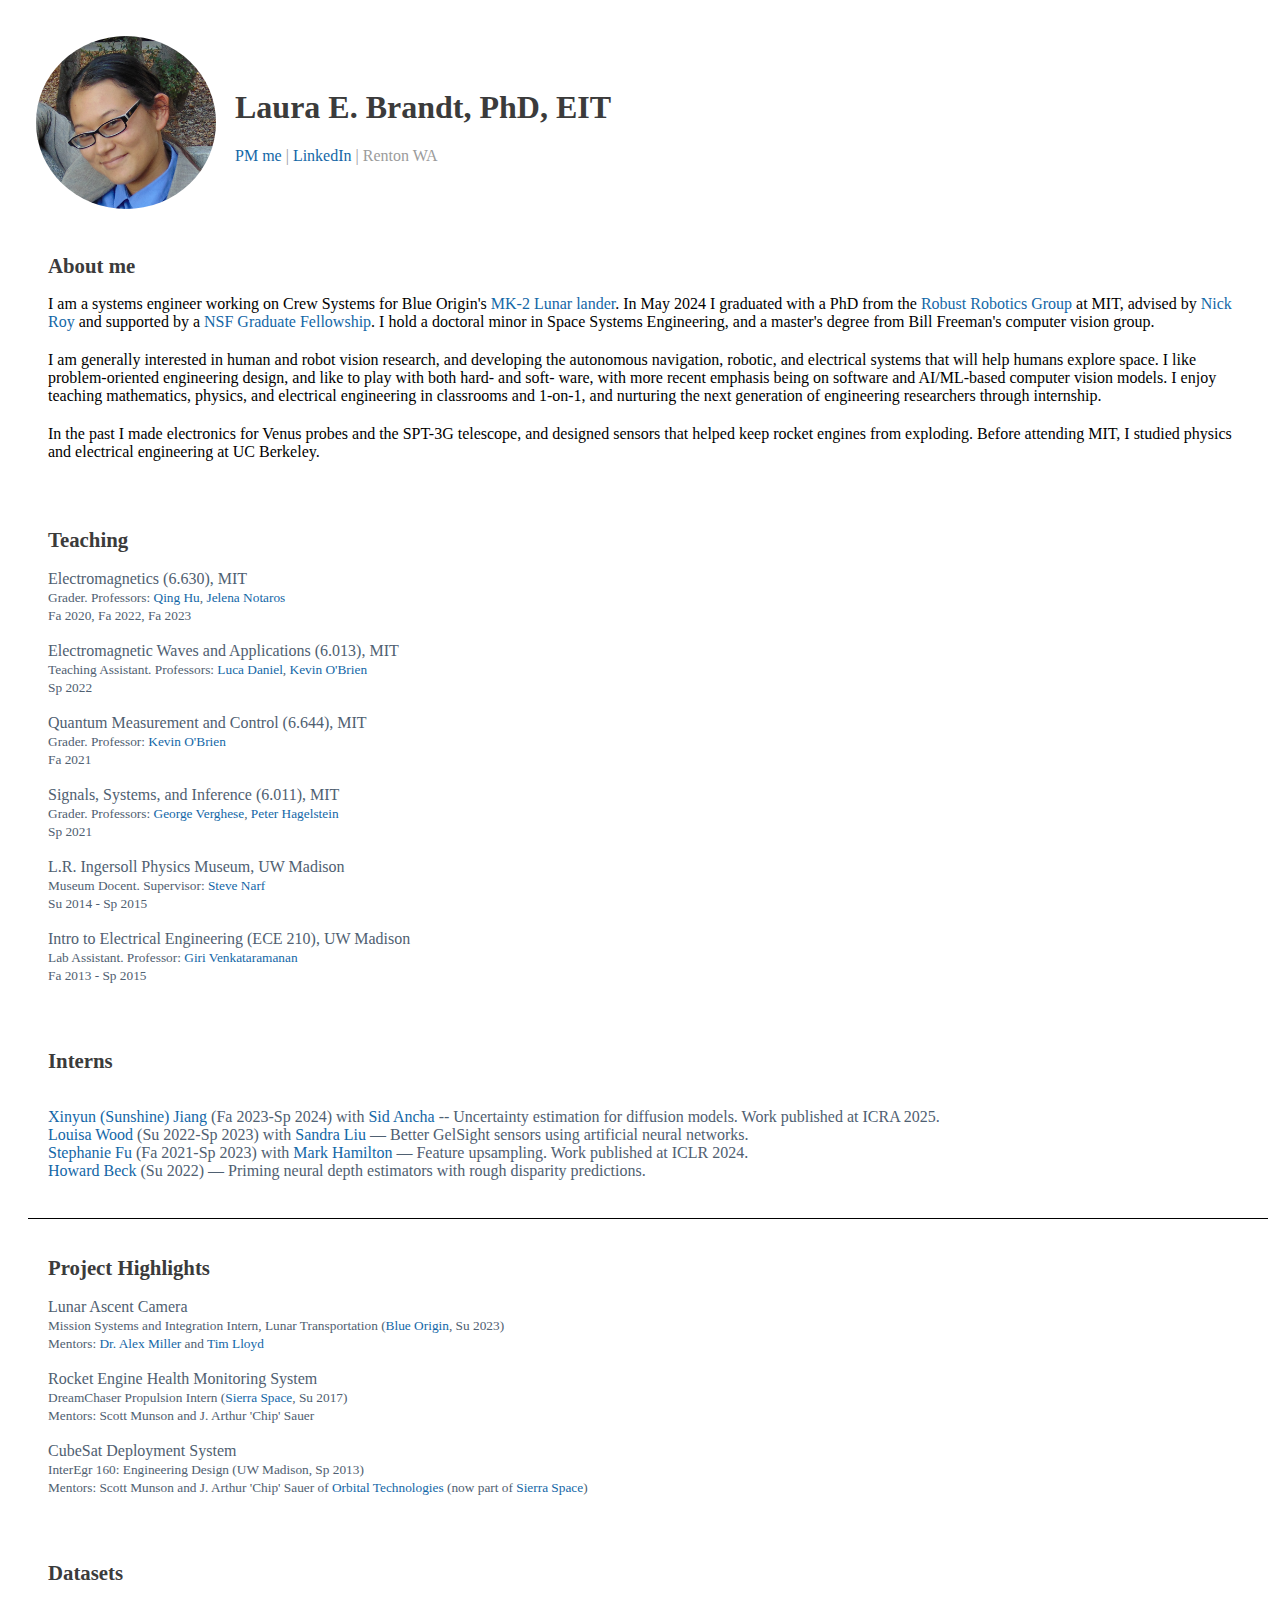
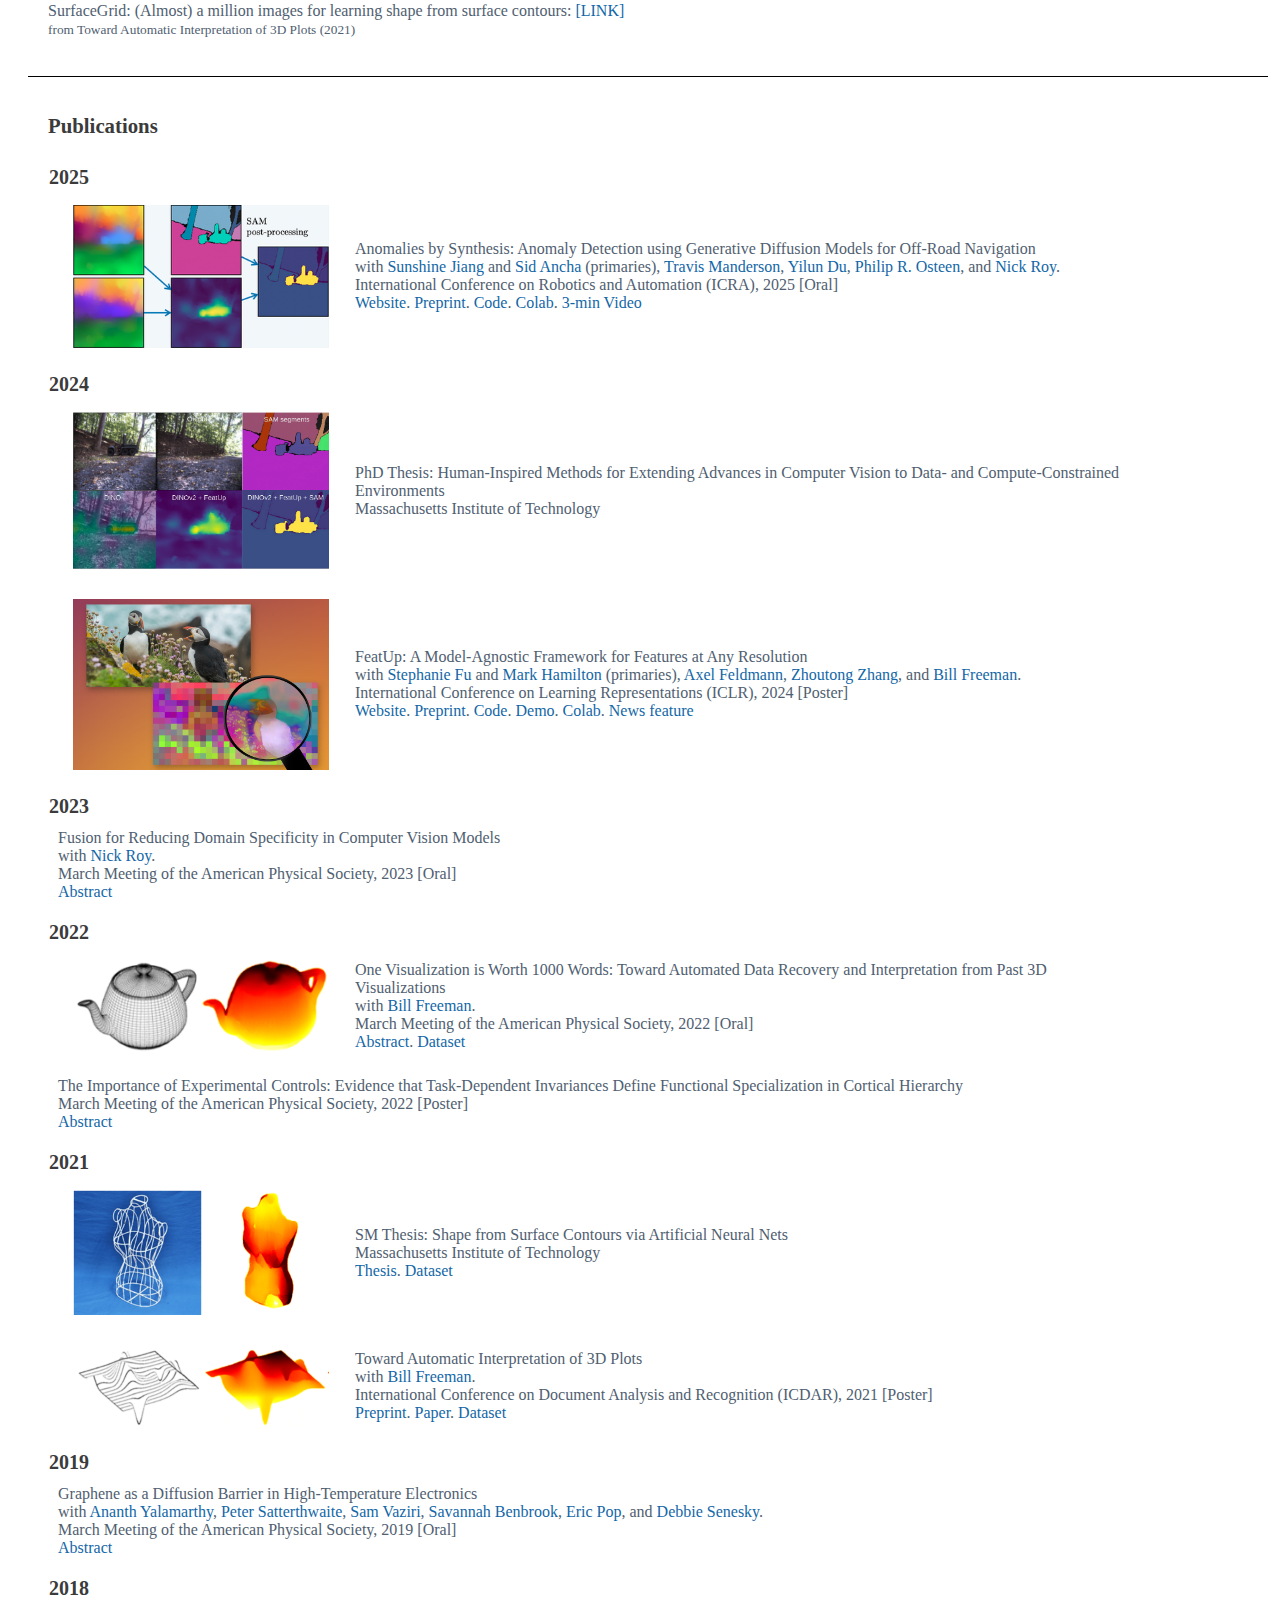
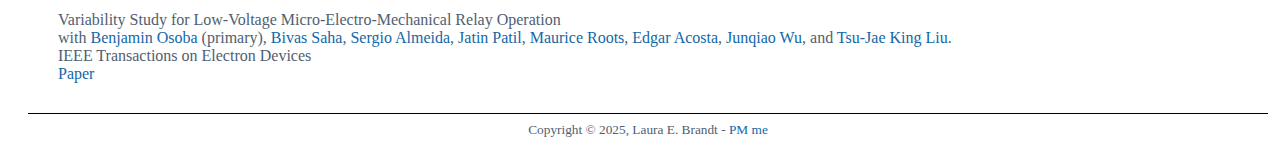
<file: index.html>
<!DOCTYPE html>
<html><head>
	<meta http-equiv="content-type" content="text/html; charset=UTF-8">

	<title>Laura E. Brandt</title>

	<!-- Meta tags -->
    <meta charset="utf-8">
    <meta name="viewport" content="width=device-width, initial-scale=1, shrink-to-fit=no">

    <!-- Bootstrap CSS -->
	<link href="index_files/css.css" rel="stylesheet">
	<link href="index_files/stylesheet.css" rel="stylesheet">
</head>

<body>
	<div id="container">
	<div class="section_div">
	
	<table id="personal_info">
		<tbody>
		<tr>
			<td><img class="photo_of_me" src="index_files/headshot.jpg" style="float:left; margin-right:15px" width="180px"></td>
			
			<td>
				<div id="DocInfo">
					<br>
					<h1>Laura E. Brandt, PhD, EIT</h1>
					<a href="mailto:lebrandt0@pm.me">PM me</a> |
					<a href="https://www.linkedin.com/in/lauraebrandt/">LinkedIn</a> | 
					Renton WA
				</div>
				<br>
			</td>
		</tr>
		</tbody>
	</table>

	<div class="section_div" id="about" style="white-space: normal">
	<h2>About me</h2>
	<p> 
	I am a systems engineer working on Crew Systems for Blue Origin's <a href="https://www.blueorigin.com/blue-moon">MK-2 Lunar lander</a>.
	In May 2024 I graduated with a PhD from the <a href="https://groups.csail.mit.edu/rrg/">Robust Robotics Group</a> at MIT,
	advised by <a href="https://aeroastro.mit.edu/people/nicholas-roy/">Nick Roy</a> and supported by a <a href="https://www.nsfgrfp.org/">NSF Graduate Fellowship</a>.
	I hold a doctoral minor in Space Systems Engineering, and a master's degree from Bill Freeman's computer vision group.
	</p><p>
	I am generally interested in human and robot vision research, and developing the autonomous navigation, robotic, and electrical systems that will help humans explore space.
	I like problem-oriented engineering design, and like to play with both hard- and soft- ware, with more recent emphasis being on software and AI/ML-based computer vision models.
	I enjoy teaching mathematics, physics, and electrical engineering in classrooms and 1-on-1, and nurturing the next generation of engineering researchers through internship.
	</p><p>
	In the past I made electronics for Venus probes and the SPT-3G telescope, and designed sensors that helped keep rocket engines from exploding.
	Before attending MIT, I studied physics and electrical engineering at UC Berkeley.
	</p></div>

	<div class="section_div" id="teaching">
		<h2>Teaching</h2>
		
		<span style="font-size: 12pt;">
			<b>Electromagnetics (6.630)</b>, MIT<br>
		</span>
		<span style="font-size: 10pt;">
				Grader. Professors: <a href="https://www.rle.mit.edu/people/directory/qing-hu/">Qing Hu</a>, <a href="https://web.mit.edu/notaros/www/team.html/">Jelena Notaros</a><br>
				Fa 2020, Fa 2022, Fa 2023<br><br>
		</span>

		<span style="font-size: 12pt;">
			<b>Electromagnetic Waves and Applications (6.013)</b>, MIT
		</span>
		<span style="font-size: 10pt;">
				<br>Teaching Assistant. Professors: <a href="https://www.eecs.mit.edu/people/luca-daniel/">Luca Daniel</a>, <a href="https://qce.mit.edu/people.html">Kevin O'Brien</a>
				<br>Sp 2022<br><br>
		</span>
		
		<span style="font-size: 12pt;">
			<b>Quantum Measurement and Control (6.644)</b>, MIT<br>
		</span>
		<span style="font-size: 10pt;">
				Grader. Professor: <a href="https://qce.mit.edu/people.html">Kevin O'Brien</a><br>
				Fa 2021<br><br>
		</span>
		
		<span style="font-size: 12pt;">
			<b>Signals, Systems, and Inference (6.011)</b>, MIT<br>
		</span>
		<span style="font-size: 10pt;">
				Grader. Professors: <a href="https://www.rle.mit.edu/bio-verghese/">George Verghese</a>, <a href="https://www.rle.mit.edu/people/directory/peter-hagelstein/">Peter Hagelstein</a><br>
				Sp 2021<br><br>
		</span>
		
		<span style="font-size: 12pt;">
			<b>L.R. Ingersoll Physics Museum</b>, UW Madison<br>
		</span>
		<span style="font-size: 10pt;">
				Museum Docent. Supervisor: <a href="https://www.linkedin.com/in/steve-narf-b4662939">Steve Narf</a><br>
				Su 2014 - Sp 2015<br><br>
		</span>
		
		<span style="font-size: 12pt;">
			<b>Intro to Electrical Engineering (ECE 210)</b>, UW Madison<br>
		</span>
		<span style="font-size: 10pt;">
				Lab Assistant. Professor: <a href="https://directory.engr.wisc.edu/ece/faculty/venkataramanan_giri">Giri Venkataramanan</a><br>
				Fa 2013 - Sp 2015<br><br>
		</span>
	</div>

	<div class="section_div" id="urops">
		<h2>Interns</h2>

		<span style="font-size: 12pt;">
			<br><a href="https://www.linkedin.com/in/sunshine-xinyun-jiang-6449521a4/">Xinyun (Sunshine) Jiang</a> (Fa 2023-Sp 2024) with <a href="https://siddancha.github.io/">Sid Ancha</a> -- Uncertainty estimation for diffusion models. Work published at ICRA 2025.
			<br><a href="https://www.linkedin.com/in/louisa-wood-046b38193/">Louisa Wood</a> (Su 2022-Sp 2023) with <a href="https://www.csail.mit.edu/person/sandra-liu">Sandra Liu</a> — Better GelSight sensors using artificial neural networks.
			<br><a href="https://stephanie-fu.github.io/">Stephanie Fu</a> (Fa 2021-Sp 2023) with <a href="https://mhamilton.net/">Mark Hamilton</a>  — Feature upsampling. Work published at ICLR 2024.
			<br><a href="https://github.com/howard-beck">Howard Beck</a> (Su 2022) — Priming neural depth estimators with rough disparity predictions.<br><br>
		</span>
	</div>

	<hr>

	<div class="section_div" id="projects">
		<h2>Project Highlights</h2>

		<span style="font-size: 12pt;">
			<b>Lunar Ascent Camera</b><br>
		</span>
		<span style="font-size: 10pt;">
			Mission Systems and Integration Intern, Lunar Transportation (<a href="https://www.blueorigin.com/">Blue Origin</a>, Su 2023)<br>
			Mentors: <a href="https://www.linkedin.com/in/alexanderdukemiller/">Dr. Alex Miller</a> and <a href="https://www.linkedin.com/in/timlloydrockets/">Tim Lloyd</a><br><br>
		</span>

		<span style="font-size: 12pt;">
			<b>Rocket Engine Health Monitoring System</b><br>
		</span>
		<span style="font-size: 10pt;">
			DreamChaser Propulsion Intern (<a href="https://www.sierraspace.com/">Sierra Space</a>, Su 2017)<br>
			Mentors: Scott Munson and J. Arthur 'Chip' Sauer<br><br>
		</span>

		<span style="font-size: 12pt;">
			<b>CubeSat Deployment System</b><br>
		</span>
		<span style="font-size: 10pt;">
			InterEgr 160: Engineering Design (UW Madison, Sp 2013)<br>
			Mentors: Scott Munson and J. Arthur 'Chip' Sauer of <a href="https://www.linkedin.com/company/orbital-technologies/">Orbital Technologies</a> (now part of <a href="https://www.sierraspace.com/">Sierra Space</a>)<br><br>
		</span>
	</div>

	<div class="section_div" id="dsets">
		<h2>Datasets</h2>

		<span style="font-size: 12pt;">
			<b>SurfaceGrid: (Almost) a million images for learning shape from surface contours</b>: 
			<a href="https://lebrandt.github.io/surface_grid.html">[LINK]</a><br>
		</span>
		<span style="font-size: 10pt;">
			from Toward Automatic Interpretation of 3D Plots (2021)<br><br>
		</span>
	</div>

	<hr>
		
	<div class="section_div" id="papers">
		<h2>Publications</h2>

		<table class="pub_table">
		<tbody>
			<tr><td class="year_heading">2025</td></tr>
			<tr>
				<td class="pub_td1"><div class="teaser_img_div"><a><img class="teaser_img" src="index_files/anombysynth.png"></a></div></td>
				<td class="pub_td2">
					<b>Anomalies by Synthesis: Anomaly Detection using Generative Diffusion Models for Off-Road Navigation</b>
					<br>with <a href="https://www.linkedin.com/in/sunshine-xinyun-jiang-6449521a4">Sunshine Jiang</a> and <a href="https://siddancha.github.io/">Sid Ancha</a> (primaries), <a href="https://www.cim.mcgill.ca/~travism/">Travis Manderson</a>, <a href="https://yilundu.github.io/">Yilun Du</a>, <a href="https://scholar.google.com/citations?user=IcbuLWkAAAAJ">Philip R. Osteen</a>, and <a href="https://aeroastro.mit.edu/people/nicholas-roy/">Nick Roy</a>.
					<br>International Conference on Robotics and Automation (ICRA), 2025 [Oral]
					<br><a href="https://siddancha.github.io/anomalies-by-diffusion-synthesis/">Website</a>. 
					<a href="https://siddancha.github.io/anomalies-by-diffusion-synthesis/paper.pdf">Preprint</a>. 
					<a href="https://github.com/siddancha/anomalies-by-diffusion-synthesis">Code</a>. 
					<a href="https://colab.research.google.com/drive/1JGfaqFqt62g82Sgz8nc-wjAMsJY-3Faa">Colab</a>. 
					<a href="https://youtu.be/ZmuKoiwb4Vo">3-min Video</a>
				</td>
			</tr>
		</tbody>
		</table>

		<table class="pub_table">
		<tbody>
			<tr><td class="year_heading">2024</td></tr>
			<tr>
				<td class="pub_td1"><div class="teaser_img_div"><a><img class="teaser_img" src="index_files/diffunc.png"></a></div></td>
				<td class="pub_td2">
					<b>PhD Thesis: Human-Inspired Methods for Extending Advances in Computer Vision to Data- and Compute-Constrained Environments</b>
					<br>Massachusetts Institute of Technology
				</td>
			</tr>

			<tr>
				<td class="pub_td1"><div class="teaser_img_div"><a><img class="teaser_img" src="index_files/featup.png"></a></div></td>
				<td class="pub_td2">
					<b>FeatUp: A Model-Agnostic Framework for Features at Any Resolution</b>
					<br>with <a href="https://stephanie-fu.github.io/">Stephanie Fu</a> and <a href="https://mhamilton.net/">Mark Hamilton</a> (primaries), <a href="https://feldmann.nyc/">Axel Feldmann</a>, <a href="https://ztzhang.info/">Zhoutong Zhang</a>, and <a href="https://billf.mit.edu/about/bio">Bill Freeman</a>.
					<br>International Conference on Learning Representations (ICLR), 2024 [Poster]
					<br><a href="https://mhamilton.net/featup.html">Website</a>. 
					<a href="https://arxiv.org/abs/2403.10516">Preprint</a>. 
					<a href="https://github.com/mhamilton723/FeatUp">Code</a>. 
					<a href="https://huggingface.co/spaces/mhamilton723/FeatUp">Demo</a>. 
					<a href="https://colab.research.google.com/github/mhamilton723/FeatUp/blob/main/example_usage.ipynb">Colab</a>. 
					<a href="https://news.mit.edu/2024/featup-algorithm-unlocks-high-resolution-insights-computer-vision-0318">News feature</a>
				</td>
			</tr>
		</tbody>
		</table>

		<table class="pub_table">
		<tbody>
			<tr><td class="year_heading">2023</td></tr>
			<tr>
				<td class="pub_td2">
					<b>Fusion for Reducing Domain Specificity in Computer Vision Models</b>
					<br>with <a href="https://aeroastro.mit.edu/people/nicholas-roy/">Nick Roy</a>.
					<br>March Meeting of the American Physical Society, 2023 [Oral]
					<br><a href="https://meetings.aps.org/Meeting/MAR23/Session/M53.2">Abstract</a>
				</td>
			</tr>
		</tbody>
		</table>

		<table class="pub_table">
		<tbody>
			<tr><td class="year_heading">2022</td></tr>
			<tr>
				<td class="pub_td1"><div class="teaser_img_div"><a><img class="teaser_img" src="index_files/aps22-vis.png"></a></div></td>
				<td class="pub_td2">
					<b>One Visualization is Worth 1000 Words: Toward Automated Data Recovery and Interpretation from Past 3D Visualizations</b>
					<br>with <a href="https://billf.mit.edu/about/bio">Bill Freeman</a>.
					<br>March Meeting of the American Physical Society, 2022 [Oral]
					<br><a href="https://meetings.aps.org/Meeting/MAR22/Session/Q32.5">Abstract</a>.
					<a href="https://lebrandt.github.io/surface_grid.html">Dataset</a>
				</td>
			</tr>
		</tbody>
		</table>
		
		<table class="pub_table">
		<tbody>
			<tr>
				<td class="pub_td2">
					<b>The Importance of Experimental Controls: Evidence that Task-Dependent Invariances Define Functional Specialization in Cortical Hierarchy</b>
					<br>March Meeting of the American Physical Society, 2022 [Poster]
					<br><a href="https://meetings.aps.org/Meeting/MAR22/Session/N00.302">Abstract</a>
				</td>
			</tr>
		</tbody>
		</table>

		<table class="pub_table">
		<tbody>
			<tr><td class="year_heading">2021</td></tr>
			<tr>
				<td class="pub_td1"><div class="teaser_img_div"><a><img class="teaser_img" src="index_files/masters21.png"></a></div></td>
				<td class="pub_td2">
					<b>SM Thesis: Shape from Surface Contours via Artificial Neural Nets</b>
					<br>Massachusetts Institute of Technology
					<br><a href="https://dspace.mit.edu/handle/1721.1/139532">Thesis</a>.
					<a href="https://lebrandt.github.io/surface_grid.html">Dataset</a>
				</td>
			</tr>
			
			<tr>
				<td class="pub_td1"><div class="teaser_img_div"><a><img class="teaser_img" src="index_files/icdar21.png"></a></div></td>
				<td class="pub_td2">
					<b>Toward Automatic Interpretation of 3D Plots</b>
					<br>with <a href="https://billf.mit.edu/about/bio">Bill Freeman</a>.
					<br>International Conference on Document Analysis and Recognition (ICDAR), 2021 [Poster]
					<br><a href="https://arxiv.org/abs/2106.07627v1">Preprint</a>. 
					<a href="https://link.springer.com/chapter/10.1007/978-3-030-86331-9_3">Paper</a>.
					<a href="https://lebrandt.github.io/surface_grid.html">Dataset</a>
				</td>
			</tr>
		</tbody>
		</table>
	

		<table class="pub_table">
		<tbody>
			<tr><td class="year_heading">2019</td></tr>
			<tr>
				<td class="pub_td2">
					<b>Graphene as a Diffusion Barrier in High-Temperature Electronics</b>
					<br>with <a href="https://www.linkedin.com/in/ananth-saran-yalamarthy-47b1ba44/">Ananth Yalamarthy</a>,
					<a href="https://scholar.google.com/citations?user=F2oBnN8AAAAJ">Peter Satterthwaite</a>,
					<a href="https://www.linkedin.com/in/sam-vaziri-70526030">Sam Vaziri</a>,
					<a href="https://www.linkedin.com/in/savannaheisner/">Savannah Benbrook</a>,
					<a href="https://profiles.stanford.edu/epop">Eric Pop</a>,
					and <a href="https://profiles.stanford.edu/debbie-senesky">Debbie Senesky</a>.
					<br>March Meeting of the American Physical Society, 2019 [Oral]
					<br><a href="https://meetings.aps.org/Meeting/MAR19/Session/E17.4">Abstract</a>
				</td>
			</tr>
			
			<tr><td class="year_heading">2018</td></tr>
			<tr>
				<td class="pub_td2">
					<b>Variability Study for Low-Voltage Micro-Electro-Mechanical Relay Operation</b>
					<br>with <a href="https://www.linkedin.com/in/benjaminosoba/">Benjamin Osoba</a> (primary),
					<a href="https://www.jncasr.ac.in/faculty/bsaha">Bivas Saha</a>,
					<a href="https://www.linkedin.com/in/sergio-f-almeida">Sergio Almeida</a>,
					<a href="https://www.linkedin.com/in/jatinjpatil/">Jatin Patil</a>,
					<a href="https://www.linkedin.com/in/mauriceroots/">Maurice Roots</a>,
					<a href="https://www.linkedin.com/in/edgar-acosta-826629100/">Edgar Acosta</a>,
					<a href="https://wu.mse.berkeley.edu/junqiaowu.html">Junqiao Wu</a>,
					and <a href="https://people.eecs.berkeley.edu/~tking/">Tsu-Jae King Liu</a>.
					<br>IEEE Transactions on Electron Devices
					<br><a href="https://ieeexplore.ieee.org/abstract/document/8302855">Paper</a>
				</td>
			</tr>
		</tbody>
		</table>
	</div>
	
	<hr>
	
	<div style="font-size: 10pt; text-align: center;">
		Copyright © 2025, Laura E. Brandt - <a href="mailto:lebrandt0@pm.me">PM me</a>
	</div>
	
	</div>
	</div>	


<protonpass-root-35b4 data-protonpass-role="root"></protonpass-root-35b4></body></html>
</file>
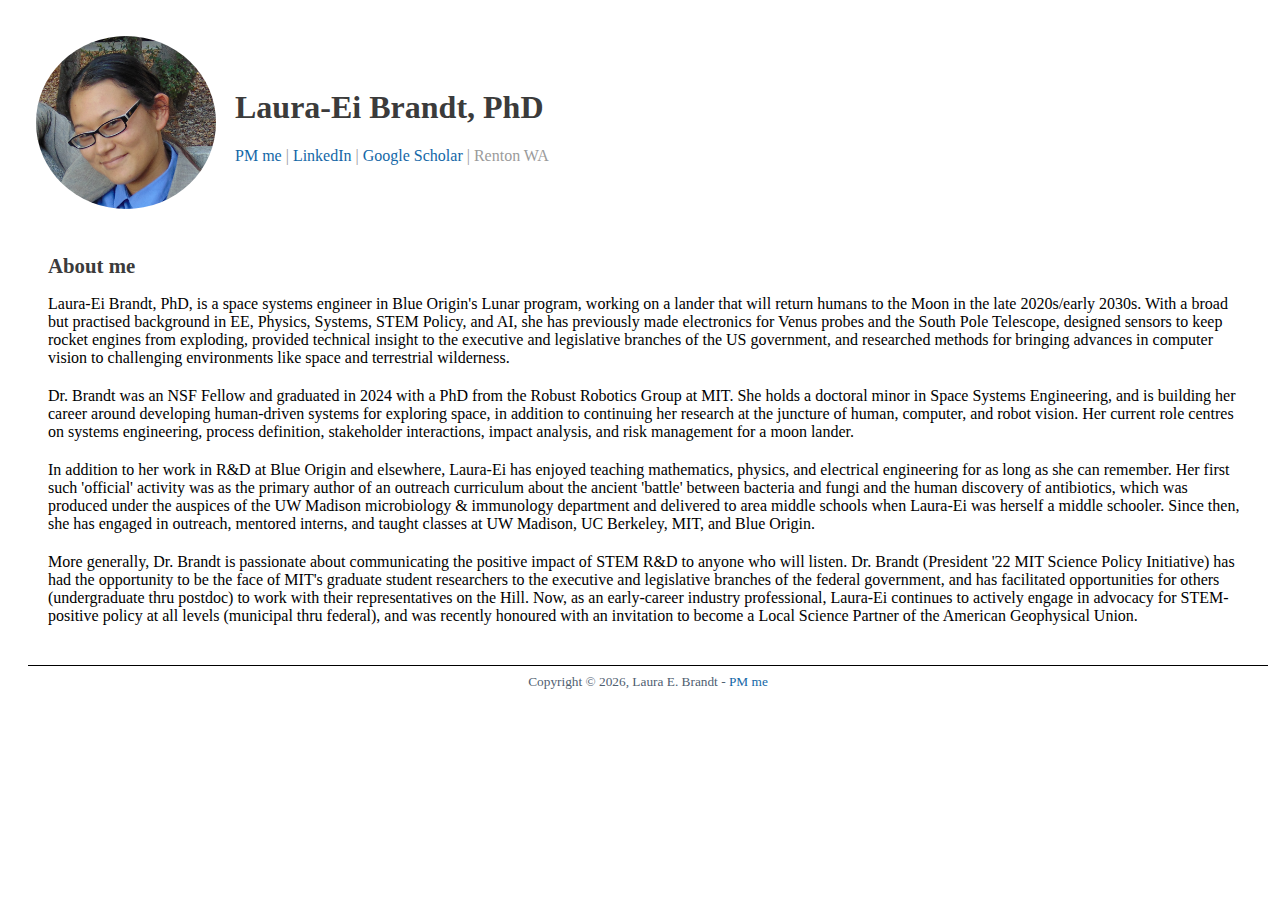
<file: extended_bio.html>
<!DOCTYPE html>
<html><head>
	<meta http-equiv="content-type" content="text/html; charset=UTF-8">

	<title>Laura-Ei Brandt, PhD</title>

	<!-- Meta tags -->
    <meta charset="utf-8">
    <meta name="viewport" content="width=device-width, initial-scale=1, shrink-to-fit=no">

    <!-- Bootstrap CSS -->
	<link href="index_files/css.css" rel="stylesheet">
	<link href="index_files/stylesheet.css" rel="stylesheet">
</head>

<body>
	<div id="container">
	<div class="section_div">
	
	<table id="personal_info">
		<tbody>
		<tr>
			<td><img class="photo_of_me" src="index_files/headshot.jpg" style="float:left; margin-right:15px" width="180px"></td>
			
			<td>
				<div id="DocInfo">
					<br>
					<h1>Laura-Ei Brandt, PhD</h1>
					<a href="mailto:lecbrandt+research@pm.me">PM me</a> |
					<a href="https://www.linkedin.com/in/lauraebrandt/">LinkedIn</a> | 
					<a href="https://scholar.google.com/citations?hl=en&user=GNDop3QAAAAJ&view_op=list_works&sortby=pubdate">Google Scholar</a> | 
					Renton WA
				</div>
				<br>
			</td>
		</tr>
		</tbody>
	</table>

	<div class="section_div" id="Extended Bio" style="white-space: normal">
	<h2>About me</h2>
	<p> 
	Laura-Ei Brandt, PhD, is a space systems engineer in Blue Origin's Lunar program, working on a lander that will return humans to the Moon in the late 2020s/early 2030s.
  With a broad but practised background in EE, Physics, Systems, STEM Policy, and AI, she has previously made electronics for Venus probes and the South Pole Telescope, 
  designed sensors to keep rocket engines from exploding, provided technical insight to the executive and legislative branches of the US government, and researched methods 
  for bringing advances in computer vision to challenging environments like space and terrestrial wilderness.
  </p><p>
  Dr. Brandt was an NSF Fellow and graduated in 2024 with a PhD from the Robust Robotics Group at MIT. She holds a doctoral minor in Space Systems Engineering, 
  and is building her career around developing human-driven systems for exploring space, in addition to continuing her research at the juncture of human, computer, and robot vision. 
  Her current role centres on systems engineering, process definition, stakeholder interactions, impact analysis, and risk management for a moon lander.
  </p><p>
  In addition to her work in R&D at Blue Origin and elsewhere, Laura-Ei has enjoyed teaching mathematics, physics, and electrical engineering for as long as she can remember. 
  Her first such 'official' activity was as the primary author of an outreach curriculum about the ancient 'battle' between bacteria and fungi and the human discovery of antibiotics, 
  which was produced under the auspices of the UW Madison microbiology & immunology department and delivered to area middle schools when Laura-Ei was herself a middle schooler. 
  Since then, she has engaged in outreach, mentored interns, and taught classes at UW Madison, UC Berkeley, MIT, and Blue Origin.
  </p><p>
  More generally, Dr. Brandt is passionate about communicating the positive impact of STEM R&D to anyone who will listen. Dr. Brandt (President '22 MIT Science Policy Initiative) 
  has had the opportunity to be the face of MIT's graduate student researchers to the executive and legislative branches of the federal government, and has facilitated opportunities 
  for others (undergraduate thru postdoc) to work with their representatives on the Hill. Now, as an early-career industry professional, Laura-Ei continues to actively engage 
  in advocacy for STEM-positive policy at all levels (municipal thru federal), and was recently honoured with an invitation to become a Local Science Partner of the American Geophysical Union.
  </p><p></div>
	
	<hr>
	
	<div style="font-size: 10pt; text-align: center;">
		Copyright © 2026, Laura E. Brandt - <a href="mailto:lecbrandt+research@pm.me">PM me</a>
	</div>
	
	</div>
	</div>	


<protonpass-root-35b4 data-protonpass-role="root"></protonpass-root-35b4></body></html>
</file>
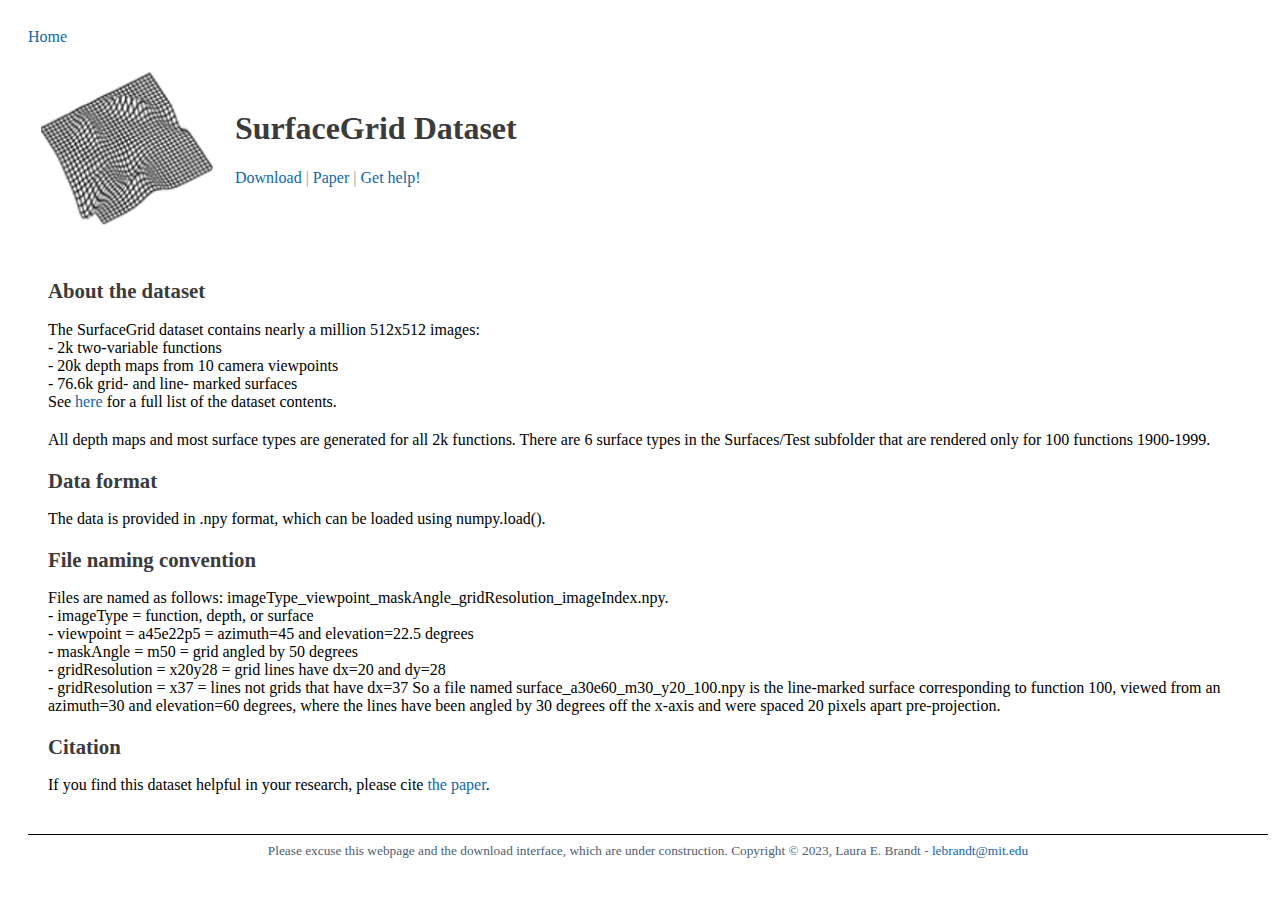
<file: surface_grid.html>
<!DOCTYPE html>
<html><head>
	<meta http-equiv="content-type" content="text/html; charset=UTF-8">

	<title>SurfaceGrid Dataset</title>

	<!-- Meta tags -->
    <meta charset="utf-8">
    <meta name="viewport" content="width=device-width, initial-scale=1, shrink-to-fit=no">

    <!-- Bootstrap CSS -->
	<link href="surface_grid_files/css.css" rel="stylesheet">
	<link href="surface_grid_files/stylesheet.css" rel="stylesheet">
</head>

<body>
	<div id="container">
	<div class="section_div">
	
	<a href="https://lebrandt.github.io/">Home</a>
	
	<table id="personal_info">
		<tbody>
		<tr>
			<td><img class="photo_of_me" src="surface_grid_files/SurfaceGrid.png" style="float:left; margin-right:15px" width="180px"></td>
			
			<td>
				<div id="DocInfo">
					<br>
					<h1>SurfaceGrid Dataset</h1>
					<a href="https://www.dropbox.com/sh/4jpwpap0eafy74o/AACsXALKoMC8AthykPYujHVQa?dl=0">Download</a> |
					<a href="https://link.springer.com/chapter/10.1007/978-3-030-86331-9_3">Paper</a> |
					<a href="mailto:lebrandt@mit.edu">Get help!</a>
				</div>
				<br>
			</td>
		</tr>
		</tbody>
	</table>

	<div class="section_div" id="about" style="white-space: normal">
	<h2>About the dataset</h2>
	<p> 
	The SurfaceGrid dataset contains nearly a million 512x512 images:
	<br>- 2k two-variable functions
	<br>- 20k depth maps from 10 camera viewpoints
	<br>- 76.6k grid- and line- marked surfaces
	<br>See <a href="https://www.dropbox.com/sh/4jpwpap0eafy74o/AACsXALKoMC8AthykPYujHVQa?dl=0&amp;preview=2_Contents.xlsx">here</a> for a full list of the dataset contents.
	</p><p>
	All depth maps and most surface types are generated for all 2k functions.
	There are 6 surface types in the Surfaces/Test subfolder that are rendered only for 100 functions 1900-1999.
	</p><p>
	</p><h2>Data format</h2>
	<p> 
	The data is provided in .npy format, which can be loaded using numpy.load().
	</p><p>
	</p><h2>File naming convention</h2>
	<p>
	Files are named as follows: imageType_viewpoint_maskAngle_gridResolution_imageIndex.npy.
	<br>- imageType = function, depth, or surface
	<br>- viewpoint = a45e22p5 = azimuth=45 and elevation=22.5 degrees
	<br>- maskAngle = m50 = grid angled by 50 degrees
	<br>- gridResolution = x20y28 = grid lines have dx=20 and dy=28
	<br>- gridResolution = x37 = lines not grids that have dx=37 So a file 
named surface_a30e60_m30_y20_100.npy is the line-marked surface 
corresponding to function 100, viewed from an azimuth=30 and 
elevation=60 degrees,
	where the lines have been angled by 30 degrees off the x-axis and were 
spaced 20 pixels apart pre-projection.
	</p><p>
	</p><h2>Citation</h2>
	<p>
	If you find this dataset helpful in your research, please cite <a href="https://link.springer.com/chapter/10.1007/978-3-030-86331-9_3">the paper</a>.
	</p></div>

	<hr>
	
	<div style="font-size: 10pt; text-align: center;">
		Please excuse this webpage and the download interface, which are under construction. Copyright © 2023, Laura E. Brandt - <a href="mailto:lebrandt@mit.edu">lebrandt@mit.edu</a>
	</div>
	
	</div>
	</div>	


<protonpass-root-b312 data-protonpass-role="root"></protonpass-root-b312></body></html>
</file>
<file: index_files/css.css>
/* vietnamese */
@font-face {
  font-family: 'Muli';
  font-style: italic;
  font-weight: 400;
  src: url(https://fonts.gstatic.com/s/muli/v22/7Aujp_0qiz-afTfcIyoiGtm2P0wG05Fz4eWVw0iC.woff2) format('woff2');
  unicode-range: U+0102-0103, U+0110-0111, U+0128-0129, U+0168-0169, U+01A0-01A1, U+01AF-01B0, U+1EA0-1EF9, U+20AB;
}
/* latin-ext */
@font-face {
  font-family: 'Muli';
  font-style: italic;
  font-weight: 400;
  src: url(https://fonts.gstatic.com/s/muli/v22/7Aujp_0qiz-afTfcIyoiGtm2P0wG05Fz4eSVw0iC.woff2) format('woff2');
  unicode-range: U+0100-024F, U+0259, U+1E00-1EFF, U+2020, U+20A0-20AB, U+20AD-20CF, U+2113, U+2C60-2C7F, U+A720-A7FF;
}
/* latin */
@font-face {
  font-family: 'Muli';
  font-style: italic;
  font-weight: 400;
  src: url(https://fonts.gstatic.com/s/muli/v22/7Aujp_0qiz-afTfcIyoiGtm2P0wG05Fz4eqVww.woff2) format('woff2');
  unicode-range: U+0000-00FF, U+0131, U+0152-0153, U+02BB-02BC, U+02C6, U+02DA, U+02DC, U+2000-206F, U+2074, U+20AC, U+2122, U+2191, U+2193, U+2212, U+2215, U+FEFF, U+FFFD;
}
/* vietnamese */
@font-face {
  font-family: 'Muli';
  font-style: normal;
  font-weight: 400;
  src: url(https://fonts.gstatic.com/s/muli/v22/7Aulp_0qiz-aVz7u3PJLcUMYOFnOkEk40eiNxw.woff2) format('woff2');
  unicode-range: U+0102-0103, U+0110-0111, U+0128-0129, U+0168-0169, U+01A0-01A1, U+01AF-01B0, U+1EA0-1EF9, U+20AB;
}
/* latin-ext */
@font-face {
  font-family: 'Muli';
  font-style: normal;
  font-weight: 400;
  src: url(https://fonts.gstatic.com/s/muli/v22/7Aulp_0qiz-aVz7u3PJLcUMYOFnOkEk50eiNxw.woff2) format('woff2');
  unicode-range: U+0100-024F, U+0259, U+1E00-1EFF, U+2020, U+20A0-20AB, U+20AD-20CF, U+2113, U+2C60-2C7F, U+A720-A7FF;
}
/* latin */
@font-face {
  font-family: 'Muli';
  font-style: normal;
  font-weight: 400;
  src: url(https://fonts.gstatic.com/s/muli/v22/7Aulp_0qiz-aVz7u3PJLcUMYOFnOkEk30eg.woff2) format('woff2');
  unicode-range: U+0000-00FF, U+0131, U+0152-0153, U+02BB-02BC, U+02C6, U+02DA, U+02DC, U+2000-206F, U+2074, U+20AC, U+2122, U+2191, U+2193, U+2212, U+2215, U+FEFF, U+FFFD;
}
</file>
<file: index_files/stylesheet.css>
body
{
	width:100%;
	text-align: justify;
	font-family: 'sans-serif';
	font-weight: 300;
	font-size:16px;
	background-color: #FFFFFF;
	color: #4F6071;
	display: -webkit-flex; /* Safari */
	-webkit-flex-wrap: wrap; /* Safari 6.1+ */
	display: flex;
	flex-wrap: wrap;
}
hr
{
	border: 0;
	height: 1px;
	background-image: linear-gradient(to right, rgba(0, 0, 0, 1), rgba(0, 0, 0, 1), rgba(0, 0, 0, 1));
}
table
{
	padding: 5px;
}

table.pub_table,td.pub_td2,td.pub_td1
{
	border-collapse: collapse;
	border-bottom: 0px solid #9B9B9B;
	padding-bottom: 10px;
	padding-top: 10px;
	padding-left: 10px;
	width: 90%;
}
td.pub_td1
{
	width: 10%;
}
td.pub_td2
{
	width: 80%;
}
td.year_heading
{
	color: #3B3B3B;
	font-weight: 700;
	font-size:20px;
	padding-top:10px;
}
tr {
	background-color: #FFF;
}

div#container
{
	margin-left: auto;
	margin-right: auto;
	width: 100%;
	text-align: left;
	position: relative;
	background-color: #FFF;
}
div#DocInfo
{
	color: #9B9B9B;
	height: 128px;
}
h4,h3,h2,h1
{
	color: #3B3B3B;
}
h2
{
	font-size:130%;
}
p
{
	color: #000;
	margin-bottom: 20px;
}
p.caption
{
	color: #9B9B9B;
	text-align: left;
	width: 600px;
	font:11px helvetica,sans-serif;
}
p.caption2
{
	color: #9B9B9B;
	text-align: left;
	width: 800px;
	font:11px helvetica,sans-serif;
}
#header_img
{
	position: absolute;
	top: 0px; right: 0px;
}
a:link,a:visited
{
	color: #1367a7;
	text-decoration: none;
}
.section_div {
	background-color: #FFF;
	padding: 10px 10px 10px 10px;
	margin: 10px 10px 10px 10px;
	//border: 1px solid #AAA;
}
body {
	background-color: #FFF;
}
#personal_info {
	background-color: #FFF;
}
img.teaser_img {
	width: 256px;
	display: block;
	margin-left: auto;
	margin-right: auto;
	margin-top: 5px;
	margin-bottom: 5px;
	border: 0px solid black
}
img.photo_of_me {
	border-radius: 50%;;
}
div.teaser_img_div {
	width: 286px;
}
</file>
<file: surface_grid_files/css.css>
/* vietnamese */
@font-face {
  font-family: 'Muli';
  font-style: italic;
  font-weight: 400;
  src: url(https://fonts.gstatic.com/s/muli/v22/7Aujp_0qiz-afTfcIyoiGtm2P0wG05Fz4eWVw0iC.woff2) format('woff2');
  unicode-range: U+0102-0103, U+0110-0111, U+0128-0129, U+0168-0169, U+01A0-01A1, U+01AF-01B0, U+1EA0-1EF9, U+20AB;
}
/* latin-ext */
@font-face {
  font-family: 'Muli';
  font-style: italic;
  font-weight: 400;
  src: url(https://fonts.gstatic.com/s/muli/v22/7Aujp_0qiz-afTfcIyoiGtm2P0wG05Fz4eSVw0iC.woff2) format('woff2');
  unicode-range: U+0100-024F, U+0259, U+1E00-1EFF, U+2020, U+20A0-20AB, U+20AD-20CF, U+2113, U+2C60-2C7F, U+A720-A7FF;
}
/* latin */
@font-face {
  font-family: 'Muli';
  font-style: italic;
  font-weight: 400;
  src: url(https://fonts.gstatic.com/s/muli/v22/7Aujp_0qiz-afTfcIyoiGtm2P0wG05Fz4eqVww.woff2) format('woff2');
  unicode-range: U+0000-00FF, U+0131, U+0152-0153, U+02BB-02BC, U+02C6, U+02DA, U+02DC, U+2000-206F, U+2074, U+20AC, U+2122, U+2191, U+2193, U+2212, U+2215, U+FEFF, U+FFFD;
}
/* vietnamese */
@font-face {
  font-family: 'Muli';
  font-style: normal;
  font-weight: 400;
  src: url(https://fonts.gstatic.com/s/muli/v22/7Aulp_0qiz-aVz7u3PJLcUMYOFnOkEk40eiNxw.woff2) format('woff2');
  unicode-range: U+0102-0103, U+0110-0111, U+0128-0129, U+0168-0169, U+01A0-01A1, U+01AF-01B0, U+1EA0-1EF9, U+20AB;
}
/* latin-ext */
@font-face {
  font-family: 'Muli';
  font-style: normal;
  font-weight: 400;
  src: url(https://fonts.gstatic.com/s/muli/v22/7Aulp_0qiz-aVz7u3PJLcUMYOFnOkEk50eiNxw.woff2) format('woff2');
  unicode-range: U+0100-024F, U+0259, U+1E00-1EFF, U+2020, U+20A0-20AB, U+20AD-20CF, U+2113, U+2C60-2C7F, U+A720-A7FF;
}
/* latin */
@font-face {
  font-family: 'Muli';
  font-style: normal;
  font-weight: 400;
  src: url(https://fonts.gstatic.com/s/muli/v22/7Aulp_0qiz-aVz7u3PJLcUMYOFnOkEk30eg.woff2) format('woff2');
  unicode-range: U+0000-00FF, U+0131, U+0152-0153, U+02BB-02BC, U+02C6, U+02DA, U+02DC, U+2000-206F, U+2074, U+20AC, U+2122, U+2191, U+2193, U+2212, U+2215, U+FEFF, U+FFFD;
}
</file>
<file: surface_grid_files/stylesheet.css>
body
{
	width:100%;
	text-align: justify;
	font-family: 'sans-serif';
	font-weight: 300;
	font-size:16px;
	background-color: #FFFFFF;
	color: #4F6071;
	display: -webkit-flex; /* Safari */
	-webkit-flex-wrap: wrap; /* Safari 6.1+ */
	display: flex;
	flex-wrap: wrap;
}
hr
{
	border: 0;
	height: 1px;
	background-image: linear-gradient(to right, rgba(0, 0, 0, 1), rgba(0, 0, 0, 1), rgba(0, 0, 0, 1));
}
table
{
	padding: 5px;
}

table.pub_table,td.pub_td2,td.pub_td1
{
	border-collapse: collapse;
	border-bottom: 0px solid #9B9B9B;
	padding-bottom: 10px;
	padding-top: 10px;
	padding-left: 10px;
	width: 90%;
}
td.pub_td1
{
	width: 10%;
}
td.pub_td2
{
	width: 80%;
}
td.year_heading
{
	color: #3B3B3B;
	font-weight: 700;
	font-size:20px;
	padding-top:10px;
}
tr {
	background-color: #FFF;
}

div#container
{
	margin-left: auto;
	margin-right: auto;
	width: 100%;
	text-align: left;
	position: relative;
	background-color: #FFF;
}
div#DocInfo
{
	color: #9B9B9B;
	height: 128px;
}
h4,h3,h2,h1
{
	color: #3B3B3B;
}
h2
{
	font-size:130%;
}
p
{
	color: #000;
	margin-bottom: 20px;
}
p.caption
{
	color: #9B9B9B;
	text-align: left;
	width: 600px;
	font:11px helvetica,sans-serif;
}
p.caption2
{
	color: #9B9B9B;
	text-align: left;
	width: 800px;
	font:11px helvetica,sans-serif;
}
#header_img
{
	position: absolute;
	top: 0px; right: 0px;
}
a:link,a:visited
{
	color: #1367a7;
	text-decoration: none;
}
.section_div {
	background-color: #FFF;
	padding: 10px 10px 10px 10px;
	margin: 10px 10px 10px 10px;
	//border: 1px solid #AAA;
}
body {
	background-color: #FFF;
}
#personal_info {
	background-color: #FFF;
}
img.teaser_img {
	width: 256px;
	display: block;
	margin-left: auto;
	margin-right: auto;
	margin-top: 5px;
	margin-bottom: 5px;
	border: 0px solid black
}
img.photo_of_me {
	border-radius: 50%;;
}
div.teaser_img_div {
	width: 286px;
}
</file>
